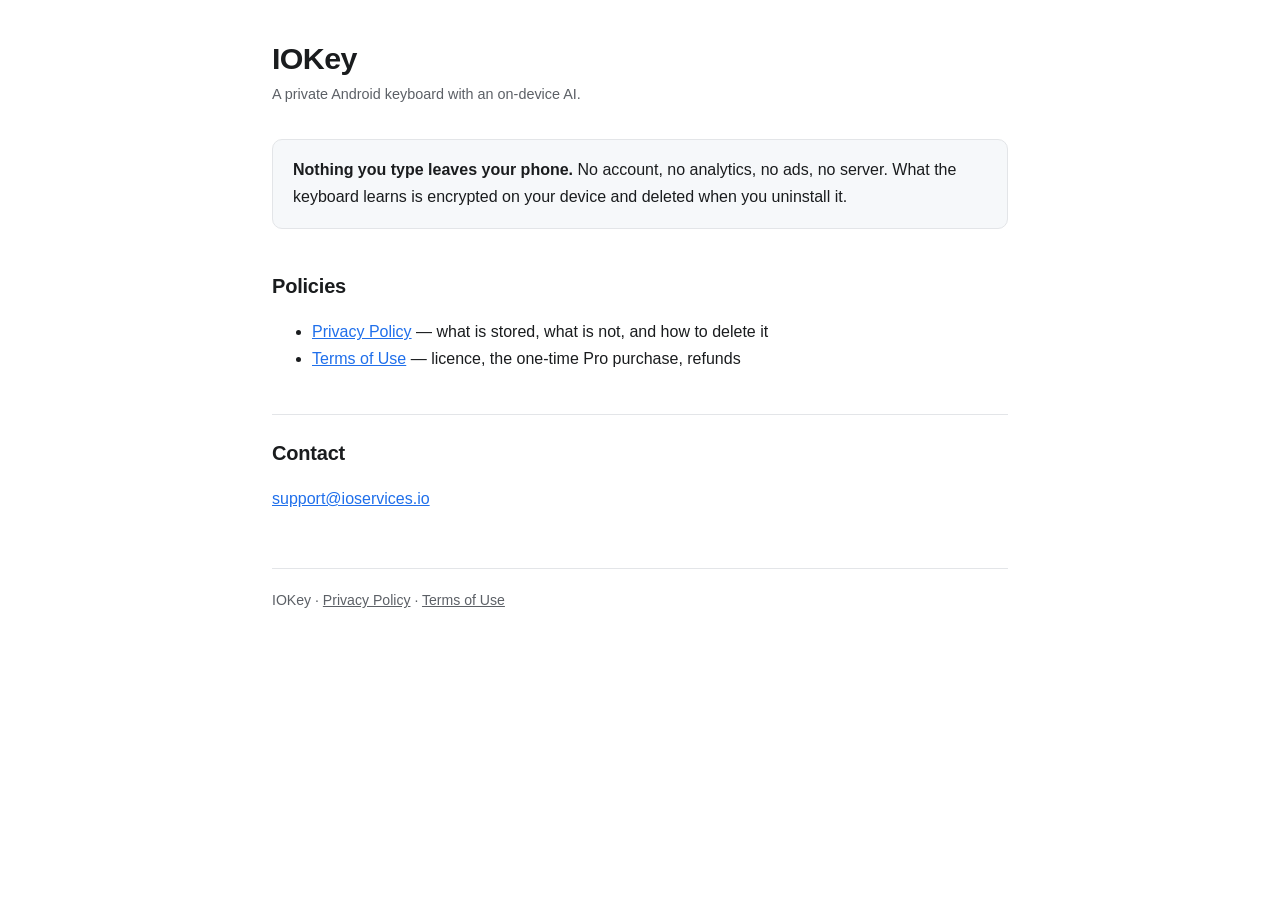
<file: docs/index.html>
<!DOCTYPE html>
<html lang="en">
<head>
<meta charset="utf-8">
<meta name="viewport" content="width=device-width, initial-scale=1">
<title>IOKey — a keyboard that keeps what you type</title>
<meta name="description" content="A private Android keyboard with an on-device AI. Nothing you type leaves your phone.">
<link rel="stylesheet" href="style.css">
</head>
<body>
<main>

<h1>IOKey</h1>
<p class="meta">A private Android keyboard with an on-device AI.</p>

<div class="lede">
  <p><strong>Nothing you type leaves your phone.</strong> No account, no analytics, no ads,
  no server. What the keyboard learns is encrypted on your device and deleted when you
  uninstall it.</p>
</div>

<h2>Policies</h2>
<ul>
  <li><a href="privacy.html">Privacy Policy</a> — what is stored, what is not, and how to
  delete it</li>
  <li><a href="terms.html">Terms of Use</a> — licence, the one-time Pro purchase, refunds</li>
</ul>

<h2>Contact</h2>
<p><a href="mailto:support@ioservices.io">support@ioservices.io</a></p>

<footer>
  IOKey &middot; <a href="privacy.html">Privacy Policy</a> &middot;
  <a href="terms.html">Terms of Use</a>
</footer>

</main>
</body>
</html>
</file>
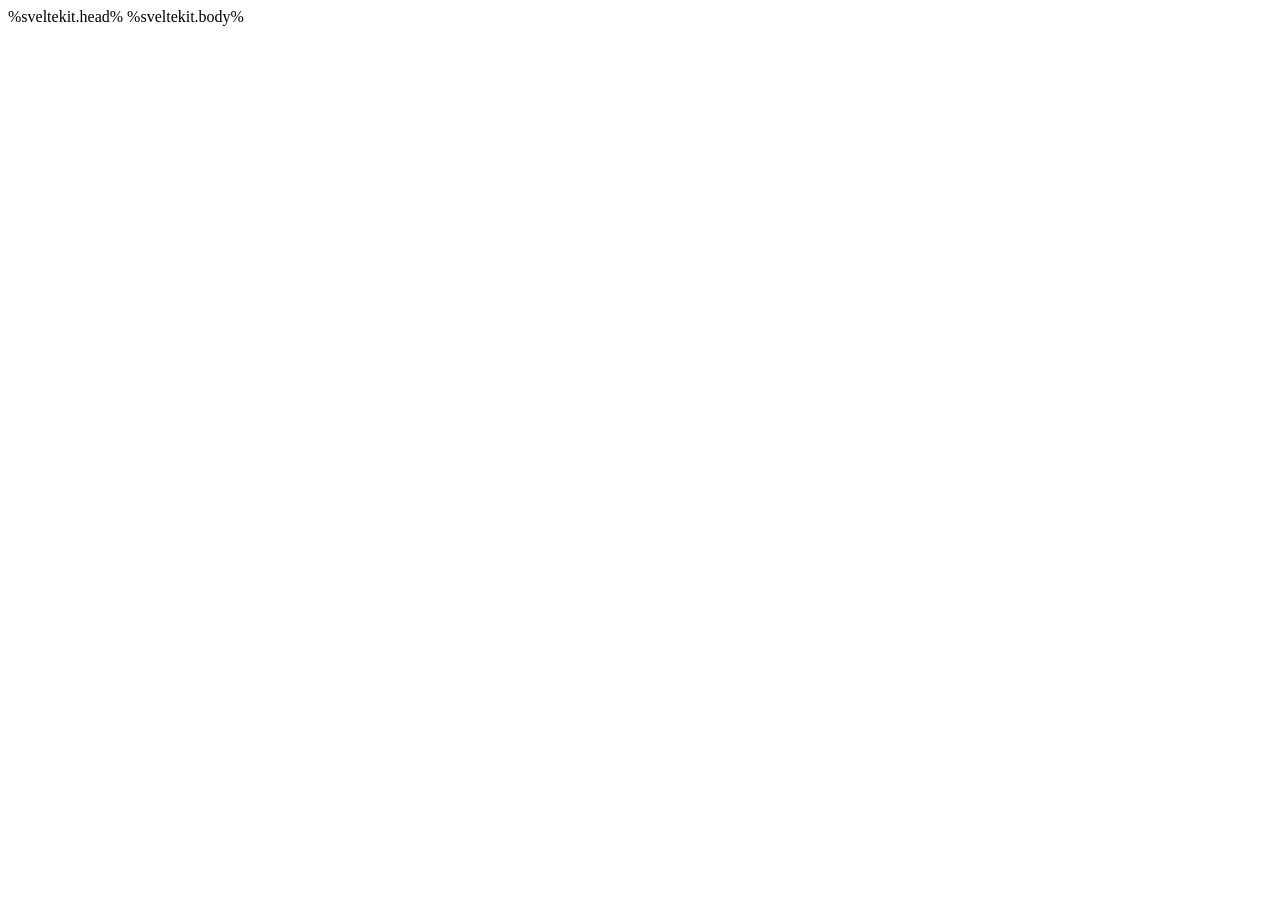
<file: app/src/main/cpp/llama.cpp/tools/ui/src/app.html>
<!doctype html>
<html lang="en">
	<head>
		<meta charset="utf-8" />
		<link rel="icon" href="favicon.ico" sizes="48x48" />
		<link rel="icon" href="favicon.svg" sizes="any" type="image/svg+xml" />

		<link rel="apple-touch-icon" href="apple-touch-icon-180x180.png" />

		<link rel="manifest" href="./manifest.webmanifest" />

		<meta
			name="viewport"
			content="width=device-width, initial-scale=1, interactive-widget=resizes-content"
		/>
		%sveltekit.head%
	</head>

	<body data-sveltekit-preload-data="hover">
		<div style="display: contents">%sveltekit.body%</div>
	</body>
</html>
</file>
<file: docs/style.css>
/* Shared styling for the hosted policy pages.
   Deliberately one small stylesheet with no external fonts, no analytics and
   no third-party requests — it would be a poor look for a privacy app's
   privacy policy to load a tracker. */

:root {
    --bg: #ffffff;
    --fg: #1a1c1e;
    --muted: #5c6066;
    --rule: #e3e5e8;
    --accent: #1f6feb;
    --card: #f6f8fa;
}

@media (prefers-color-scheme: dark) {
    :root {
        --bg: #0f1214;
        --fg: #e6e8ea;
        --muted: #9aa0a6;
        --rule: #262b30;
        --accent: #6ea8ff;
        --card: #171b1f;
    }
}

* { box-sizing: border-box; }

body {
    margin: 0;
    padding: 2.5rem 1.25rem 5rem;
    background: var(--bg);
    color: var(--fg);
    font: 16px/1.65 -apple-system, BlinkMacSystemFont, "Segoe UI", Roboto,
          "Helvetica Neue", Arial, sans-serif;
    -webkit-text-size-adjust: 100%;
}

main { max-width: 46rem; margin: 0 auto; }

h1 { font-size: 1.9rem; line-height: 1.2; margin: 0 0 .4rem; letter-spacing: -.02em; }
h2 { font-size: 1.25rem; margin: 2.6rem 0 .75rem; padding-top: 1.4rem; border-top: 1px solid var(--rule); letter-spacing: -.01em; }
h3 { font-size: 1.02rem; margin: 1.8rem 0 .5rem; }
h2:first-of-type { border-top: 0; padding-top: 0; }

p, li { color: var(--fg); }
a { color: var(--accent); }

.meta { color: var(--muted); font-size: .9rem; margin: 0 0 2rem; }
.meta strong { color: var(--fg); }

.lede {
    background: var(--card);
    border: 1px solid var(--rule);
    border-radius: 10px;
    padding: 1.1rem 1.25rem;
    margin: 0 0 2rem;
}
.lede p:first-child { margin-top: 0; }
.lede p:last-child { margin-bottom: 0; }

.note {
    border-left: 3px solid var(--accent);
    background: var(--card);
    padding: .85rem 1rem;
    border-radius: 0 8px 8px 0;
    margin: 1.25rem 0;
}

/* Tables carry most of the detail here, and phones are narrow. Let them
   scroll inside their own box rather than making the page scroll sideways. */
.tablewrap { overflow-x: auto; margin: 1.25rem 0; }
table { border-collapse: collapse; width: 100%; min-width: 32rem; font-size: .93rem; }
th, td { text-align: left; padding: .6rem .7rem; border-bottom: 1px solid var(--rule); vertical-align: top; }
th { font-weight: 600; white-space: nowrap; }
code { background: var(--card); padding: .12em .4em; border-radius: 4px; font-size: .88em; }

footer { margin-top: 3.5rem; padding-top: 1.25rem; border-top: 1px solid var(--rule); color: var(--muted); font-size: .88rem; }
footer a { color: var(--muted); }

.backlink { display: inline-block; margin-bottom: 1.5rem; font-size: .9rem; }
</file>
